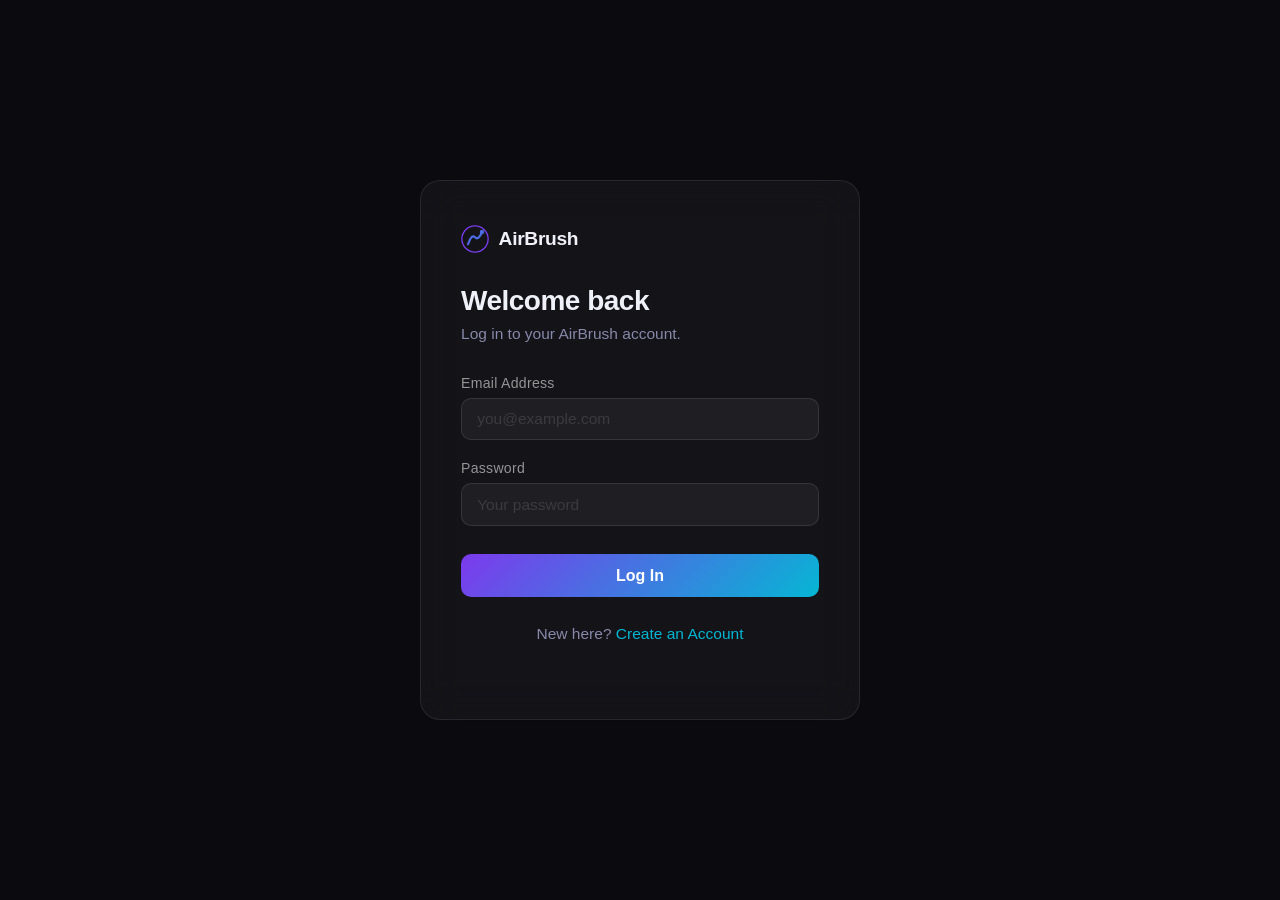
<file: login.html>
<!DOCTYPE html>
<html lang="en">
<head>
<meta charset="UTF-8"/>
<meta name="viewport" content="width=device-width, initial-scale=1.0"/>
<title>Log In — AirBrush</title>
<link rel="stylesheet" href="css/style.css"/>
<style>
* { font-family: 'Calibri Light', Calibri, sans-serif !important; }

#particles-canvas {
  position: fixed; inset: 0; z-index: 0; pointer-events: none;
}

.auth-page {
  min-height: 100vh;
  display: flex;
  align-items: center;
  justify-content: center;
  background: #0a0a0f;
  padding: 2rem;
  position: relative;
}

.auth-card {
  position: relative;
  z-index: 1;
  background: rgba(255,255,255,0.04);
  border: 1px solid rgba(255,255,255,0.09);
  border-radius: 20px;
  padding: 2.75rem 2.5rem;
  width: 100%;
  max-width: 440px;
  backdrop-filter: blur(20px);
}

.auth-logo {
  display: flex;
  align-items: center;
  gap: 0.6rem;
  margin-bottom: 2rem;
  text-decoration: none;
}
.auth-logo span {
  font-size: 1.2rem;
  font-weight: 700;
  color: #f0f0f8;
  letter-spacing: -0.3px;
}

.auth-card h2 {
  font-size: 1.75rem;
  font-weight: 700;
  color: #f0f0f8;
  margin-bottom: 0.5rem;
  letter-spacing: -0.5px;
}
.auth-card > p {
  color: #8888aa;
  font-size: 0.97rem;
  margin-bottom: 2rem;
}

.form-group {
  margin-bottom: 1.25rem;
}
.form-group label {
  display: block;
  font-size: 0.88rem;
  color: rgba(255,255,255,0.55);
  margin-bottom: 0.45rem;
  letter-spacing: 0.02em;
}
.form-group input {
  width: 100%;
  background: rgba(255,255,255,0.05);
  border: 1px solid rgba(255,255,255,0.1);
  border-radius: 10px;
  color: #f0f0f8;
  padding: 0.7rem 0.95rem;
  font-size: 0.97rem;
  outline: none;
  transition: border-color 0.2s;
  box-sizing: border-box;
}
.form-group input:focus {
  border-color: rgba(124,58,237,0.6);
  background: rgba(124,58,237,0.05);
}
.form-group input::placeholder { color: rgba(255,255,255,0.25); }

.btn-submit {
  width: 100%;
  background: linear-gradient(135deg, #7C3AED, #06B6D4);
  color: #fff;
  border: none;
  border-radius: 10px;
  padding: 0.8rem;
  font-size: 1rem;
  font-weight: 600;
  cursor: pointer;
  margin-top: 0.5rem;
  transition: opacity 0.2s, transform 0.15s;
}
.btn-submit:hover { opacity: 0.88; transform: translateY(-1px); }

.auth-footer {
  text-align: center;
  color: #8888aa;
  font-size: 0.93rem;
  margin-top: 1.75rem;
}
.auth-footer a { color: #06B6D4; text-decoration: none; }
.auth-footer a:hover { text-decoration: underline; }
</style>
</head>
<body>
<canvas id="particles-canvas"></canvas>
<div class="auth-page">
  <div class="auth-card">
    <a href="index.html" class="auth-logo">
      <svg width="28" height="28" viewBox="0 0 32 32" fill="none">
        <circle cx="16" cy="16" r="15" stroke="url(#llg1)" stroke-width="1.5"/>
        <path d="M8 22 Q12 10 16 14 Q20 18 24 8" stroke="url(#llg2)" stroke-width="2.5" stroke-linecap="round" fill="none"/>
        <circle cx="24" cy="8" r="2.5" fill="url(#llg2)"/>
        <defs>
          <linearGradient id="llg1" x1="0" y1="0" x2="32" y2="32">
            <stop offset="0%" stop-color="#7C3AED"/><stop offset="100%" stop-color="#06B6D4"/>
          </linearGradient>
          <linearGradient id="llg2" x1="8" y1="22" x2="24" y2="8">
            <stop offset="0%" stop-color="#7C3AED"/><stop offset="100%" stop-color="#06B6D4"/>
          </linearGradient>
        </defs>
      </svg>
      <span>AirBrush</span>
    </a>

    <h2>Welcome back</h2>
    <p>Log in to your AirBrush account.</p>

    <div class="form-group">
      <label>Email Address</label>
      <input type="email" id="li-email" placeholder="you@example.com"/>
    </div>
    <div class="form-group">
      <label>Password</label>
      <input type="password" id="li-password" placeholder="Your password"/>
    </div>

    <button class="btn-submit" id="email-login-btn">Log In</button>

    <p class="auth-footer">
      New here? <a href="signup.html">Create an Account</a>
    </p>
  </div>
</div>

<script>
'use strict';

/* ── Particles ── */
(function() {
  const canvas = document.getElementById('particles-canvas');
  if (!canvas) return;
  const ctx = canvas.getContext('2d');
  let W, H, particles;
  function resize() { W = canvas.width = window.innerWidth; H = canvas.height = window.innerHeight; }
  function makeP() { return { x:Math.random()*W, y:Math.random()*H, r:Math.random()*1.8+0.4, vx:(Math.random()-0.5)*0.4, vy:(Math.random()-0.5)*0.4, a:Math.random()*0.4+0.1 }; }
  function init() { resize(); particles = Array.from({length:100}, makeP); }
  function draw() {
    ctx.clearRect(0,0,W,H);
    for (const p of particles) {
      ctx.beginPath(); ctx.arc(p.x,p.y,p.r,0,Math.PI*2);
      ctx.fillStyle=`rgba(124,58,237,${p.a})`; ctx.fill();
      p.x+=p.vx; p.y+=p.vy;
      if(p.x<0||p.x>W) p.vx*=-1; if(p.y<0||p.y>H) p.vy*=-1;
    }
    requestAnimationFrame(draw);
  }
  window.addEventListener('resize', resize);
  init(); draw();
})();

/* ── Utilities ── */
function getUsers() {
  try { return JSON.parse(localStorage.getItem('ab_users') || '[]'); } catch { return []; }
}
function findUser(email) { return getUsers().find(u => u.email === email.toLowerCase()); }

function toast(msg, type='info') {
  let el = document.getElementById('ab-toast');
  if (!el) {
    el = document.createElement('div'); el.id = 'ab-toast';
    Object.assign(el.style, {
      position:'fixed',bottom:'28px',left:'50%',transform:'translateX(-50%)',
      padding:'11px 24px',borderRadius:'10px',fontSize:'0.97rem',color:'#fff',
      zIndex:'9999',pointerEvents:'none',fontFamily:"'Calibri Light',Calibri,sans-serif",
      transition:'opacity 0.3s',opacity:'0',whiteSpace:'nowrap'
    });
    document.body.appendChild(el);
  }
  const colors = { info:'#7C3AED', success:'#16a34a', error:'#dc2626' };
  el.style.background = colors[type] || colors.info;
  el.textContent = msg;
  el.style.opacity = '1';
  clearTimeout(el._t);
  el._t = setTimeout(() => { el.style.opacity = '0'; }, 3000);
}

/* ── Login ── */
document.getElementById('email-login-btn').addEventListener('click', () => {
  const email = document.getElementById('li-email').value.trim().toLowerCase();
  const pass  = document.getElementById('li-password').value;

  if (!email) { toast('Please enter your email', 'error'); return; }
  if (!pass)  { toast('Please enter your password', 'error'); return; }

  const user = findUser(email);
  if (!user)                { toast('No account found with this email', 'error'); return; }
  if (user.password !== pass){ toast('Incorrect password', 'error'); return; }

  localStorage.setItem('ab_current', JSON.stringify({ email, name: user.name }));
  toast(`Welcome back, ${user.name}!`, 'success');
  setTimeout(() => window.location.href = 'canvas.html', 1000);
});

document.addEventListener('keydown', e => {
  if (e.key === 'Enter') document.getElementById('email-login-btn').click();
});
</script>
</body>
</html>
</file>
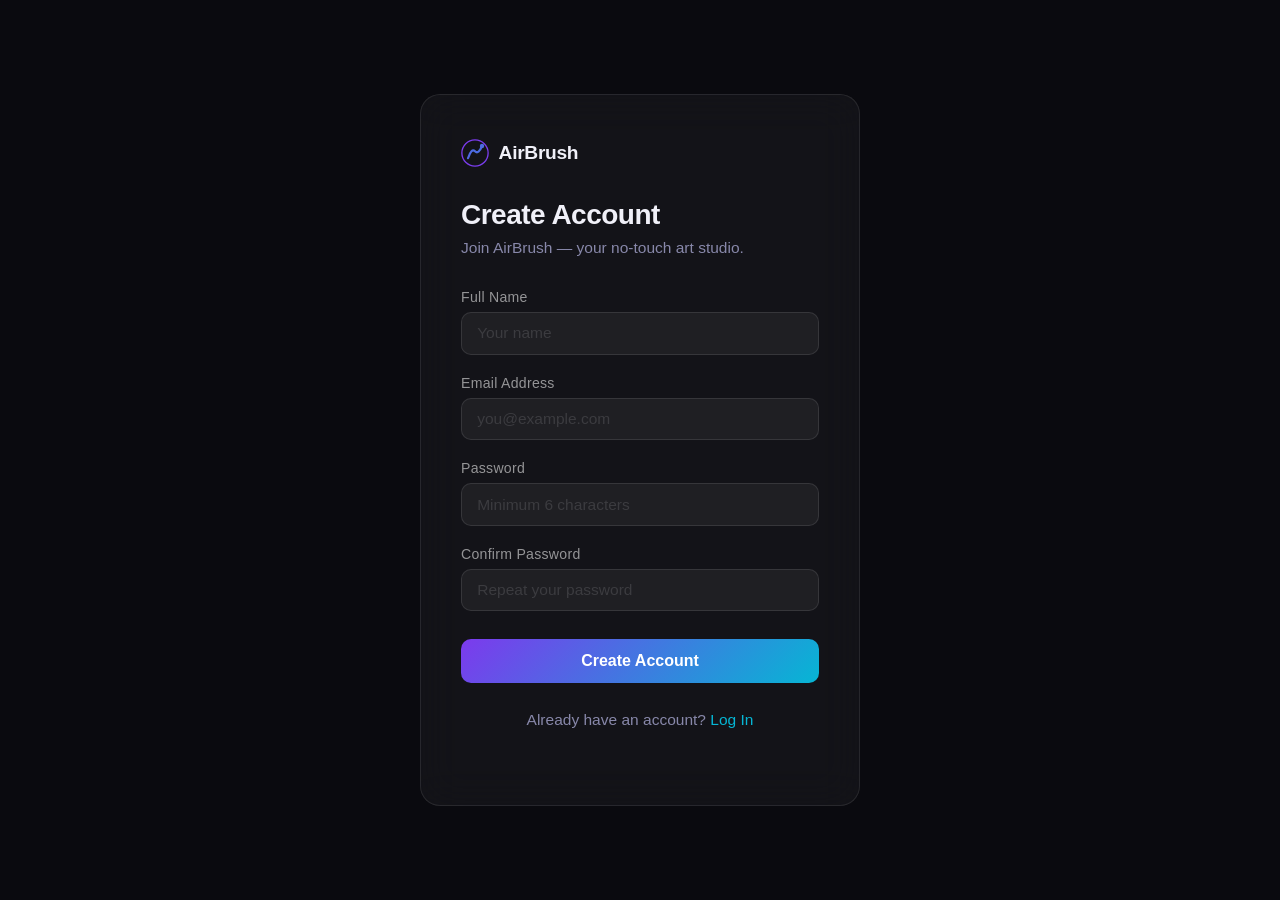
<file: signup.html>
<!DOCTYPE html>
<html lang="en">
<head>
<meta charset="UTF-8"/>
<meta name="viewport" content="width=device-width, initial-scale=1.0"/>
<title>Sign Up — AirBrush</title>
<link rel="stylesheet" href="css/style.css"/>
<style>
* { font-family: 'Calibri Light', Calibri, sans-serif !important; }

.auth-page {
  min-height: 100vh;
  display: flex;
  align-items: center;
  justify-content: center;
  background: #0a0a0f;
  padding: 2rem;
  position: relative;
}

#particles-canvas {
  position: fixed; inset: 0; z-index: 0; pointer-events: none;
}

.auth-card {
  position: relative;
  z-index: 1;
  background: rgba(255,255,255,0.04);
  border: 1px solid rgba(255,255,255,0.09);
  border-radius: 20px;
  padding: 2.75rem 2.5rem;
  width: 100%;
  max-width: 440px;
  backdrop-filter: blur(20px);
}

.auth-logo {
  display: flex;
  align-items: center;
  gap: 0.6rem;
  margin-bottom: 2rem;
  text-decoration: none;
}
.auth-logo span {
  font-size: 1.2rem;
  font-weight: 700;
  color: #f0f0f8;
  letter-spacing: -0.3px;
}

.auth-card h2 {
  font-size: 1.75rem;
  font-weight: 700;
  color: #f0f0f8;
  margin-bottom: 0.5rem;
  letter-spacing: -0.5px;
}
.auth-card > p {
  color: #8888aa;
  font-size: 0.97rem;
  margin-bottom: 2rem;
}

.form-group {
  margin-bottom: 1.25rem;
}
.form-group label {
  display: block;
  font-size: 0.88rem;
  color: rgba(255,255,255,0.55);
  margin-bottom: 0.45rem;
  letter-spacing: 0.02em;
}
.form-group input {
  width: 100%;
  background: rgba(255,255,255,0.05);
  border: 1px solid rgba(255,255,255,0.1);
  border-radius: 10px;
  color: #f0f0f8;
  padding: 0.7rem 0.95rem;
  font-size: 0.97rem;
  outline: none;
  transition: border-color 0.2s;
  box-sizing: border-box;
}
.form-group input:focus {
  border-color: rgba(124,58,237,0.6);
  background: rgba(124,58,237,0.05);
}
.form-group input::placeholder { color: rgba(255,255,255,0.25); }

.btn-submit {
  width: 100%;
  background: linear-gradient(135deg, #7C3AED, #06B6D4);
  color: #fff;
  border: none;
  border-radius: 10px;
  padding: 0.8rem;
  font-size: 1rem;
  font-weight: 600;
  cursor: pointer;
  margin-top: 0.5rem;
  transition: opacity 0.2s, transform 0.15s;
}
.btn-submit:hover { opacity: 0.88; transform: translateY(-1px); }

.auth-footer {
  text-align: center;
  color: #8888aa;
  font-size: 0.93rem;
  margin-top: 1.75rem;
}
.auth-footer a { color: #06B6D4; text-decoration: none; }
.auth-footer a:hover { text-decoration: underline; }
</style>
</head>
<body>
<canvas id="particles-canvas"></canvas>
<div class="auth-page">
  <div class="auth-card">
    <a href="index.html" class="auth-logo">
      <svg width="28" height="28" viewBox="0 0 32 32" fill="none">
        <circle cx="16" cy="16" r="15" stroke="url(#slg1)" stroke-width="1.5"/>
        <path d="M8 22 Q12 10 16 14 Q20 18 24 8" stroke="url(#slg2)" stroke-width="2.5" stroke-linecap="round" fill="none"/>
        <circle cx="24" cy="8" r="2.5" fill="url(#slg2)"/>
        <defs>
          <linearGradient id="slg1" x1="0" y1="0" x2="32" y2="32">
            <stop offset="0%" stop-color="#7C3AED"/><stop offset="100%" stop-color="#06B6D4"/>
          </linearGradient>
          <linearGradient id="slg2" x1="8" y1="22" x2="24" y2="8">
            <stop offset="0%" stop-color="#7C3AED"/><stop offset="100%" stop-color="#06B6D4"/>
          </linearGradient>
        </defs>
      </svg>
      <span>AirBrush</span>
    </a>

    <h2>Create Account</h2>
    <p>Join AirBrush — your no-touch art studio.</p>

    <div class="form-group">
      <label>Full Name</label>
      <input type="text" id="su-name" placeholder="Your name"/>
    </div>
    <div class="form-group">
      <label>Email Address</label>
      <input type="email" id="su-email" placeholder="you@example.com"/>
    </div>
    <div class="form-group">
      <label>Password</label>
      <input type="password" id="su-password" placeholder="Minimum 6 characters"/>
    </div>
    <div class="form-group">
      <label>Confirm Password</label>
      <input type="password" id="su-confirm" placeholder="Repeat your password"/>
    </div>

    <button class="btn-submit" id="email-signup-btn">Create Account</button>

    <p class="auth-footer">
      Already have an account? <a href="login.html">Log In</a>
    </p>
  </div>
</div>

<script>
'use strict';

/* ── Particles ── */
(function() {
  const canvas = document.getElementById('particles-canvas');
  if (!canvas) return;
  const ctx = canvas.getContext('2d');
  let W, H, particles;
  function resize() { W = canvas.width = window.innerWidth; H = canvas.height = window.innerHeight; }
  function makeP() { return { x:Math.random()*W, y:Math.random()*H, r:Math.random()*1.8+0.4, vx:(Math.random()-0.5)*0.4, vy:(Math.random()-0.5)*0.4, a:Math.random()*0.4+0.1 }; }
  function init() { resize(); particles = Array.from({length:100}, makeP); }
  function draw() {
    ctx.clearRect(0,0,W,H);
    for (const p of particles) {
      ctx.beginPath(); ctx.arc(p.x,p.y,p.r,0,Math.PI*2);
      ctx.fillStyle=`rgba(124,58,237,${p.a})`; ctx.fill();
      p.x+=p.vx; p.y+=p.vy;
      if(p.x<0||p.x>W) p.vx*=-1; if(p.y<0||p.y>H) p.vy*=-1;
    }
    requestAnimationFrame(draw);
  }
  window.addEventListener('resize', resize);
  init(); draw();
})();

/* ── Utilities ── */
function getUsers() {
  try { return JSON.parse(localStorage.getItem('ab_users') || '[]'); } catch { return []; }
}
function saveUsers(arr) { localStorage.setItem('ab_users', JSON.stringify(arr)); }
function findUser(email) { return getUsers().find(u => u.email === email.toLowerCase()); }

function toast(msg, type='info') {
  let el = document.getElementById('ab-toast');
  if (!el) {
    el = document.createElement('div'); el.id = 'ab-toast';
    Object.assign(el.style, {
      position:'fixed',bottom:'28px',left:'50%',transform:'translateX(-50%)',
      padding:'11px 24px',borderRadius:'10px',fontSize:'0.97rem',color:'#fff',
      zIndex:'9999',pointerEvents:'none',fontFamily:"'Calibri Light',Calibri,sans-serif",
      transition:'opacity 0.3s',opacity:'0',whiteSpace:'nowrap'
    });
    document.body.appendChild(el);
  }
  const colors = { info:'#7C3AED', success:'#16a34a', error:'#dc2626' };
  el.style.background = colors[type] || colors.info;
  el.textContent = msg;
  el.style.opacity = '1';
  clearTimeout(el._t);
  el._t = setTimeout(() => { el.style.opacity = '0'; }, 3000);
}

/* ── Signup ── */
document.getElementById('email-signup-btn').addEventListener('click', () => {
  const name    = document.getElementById('su-name').value.trim();
  const email   = document.getElementById('su-email').value.trim().toLowerCase();
  const pass    = document.getElementById('su-password').value;
  const confirm = document.getElementById('su-confirm').value;

  if (!name)            { toast('Please enter your name', 'error'); return; }
  if (!email)           { toast('Please enter your email', 'error'); return; }
  if (pass.length < 6)  { toast('Password must be at least 6 characters', 'error'); return; }
  if (pass !== confirm) { toast('Passwords do not match', 'error'); return; }
  if (findUser(email))  { toast('Email already registered', 'error'); return; }

  const users = getUsers();
  users.push({ type:'email', name, email, password: pass });
  saveUsers(users);

  localStorage.setItem('ab_current', JSON.stringify({ email, name }));
  toast(`Welcome, ${name}! Account created.`, 'success');
  setTimeout(() => window.location.href = 'index.html', 1200);
});

/* Allow Enter key submission */
document.addEventListener('keydown', e => {
  if (e.key === 'Enter') document.getElementById('email-signup-btn').click();
});
</script>
</body>
</html>
</file>
<file: css/style.css>
/* ═══════════════════════════════════════════
   AIRBRUSH — style.css  (Leonardo.ai-inspired dark theme)
   ═══════════════════════════════════════════ */

:root {
  --bg:        #0a0a0f;
  --bg2:       #111118;
  --bg3:       #16161f;
  --surface:   rgba(255,255,255,0.04);
  --border:    rgba(255,255,255,0.08);
  --accent1:   #7C3AED;
  --accent2:   #06B6D4;
  --accent3:   #a855f7;
  --glow:      rgba(124,58,237,0.35);
  --text:      #f0f0f8;
  --text-muted:#8888aa;
  --radius:    14px;
  --radius-lg: 22px;
  --font-head: 'Syne', sans-serif;
  --font-body: 'DM Sans', sans-serif;
}

*, *::before, *::after { box-sizing: border-box; margin: 0; padding: 0; }
html { scroll-behavior: smooth; }
body {
  background: var(--bg);
  color: var(--text);
  font-family: var(--font-body);
  min-height: 100vh;
  overflow-x: hidden;
}

/* ── GRADIENT TEXT ── */
.grad-text {
  background: linear-gradient(135deg, var(--accent1), var(--accent2));
  -webkit-background-clip: text;
  -webkit-text-fill-color: transparent;
  background-clip: text;
}

/* ── PARTICLES CANVAS ── */
#particles-canvas {
  position: fixed; inset: 0; z-index: 0; pointer-events: none;
}

/* ══════════════════════════════════════
   NAVBAR
══════════════════════════════════════ */
.navbar {
  position: fixed; top: 0; left: 0; right: 0; z-index: 100;
  display: flex; align-items: center; justify-content: space-between;
  padding: 1rem 3rem;
  background: rgba(10,10,15,0.75);
  backdrop-filter: blur(18px);
  border-bottom: 1px solid var(--border);
  transition: background 0.3s;
}
.navbar.scrolled { background: rgba(10,10,15,0.95); }
.nav-logo { display: flex; align-items: center; gap: 0.6rem; }
.logo-icon { display: flex; align-items: center; }
.logo-text {
  font-family: var(--font-head); font-size: 1.3rem;
  font-weight: 700; color: var(--text); letter-spacing: -0.5px;
}
.nav-links { display: flex; gap: 0.5rem; align-items: center; }
.nav-actions { display: flex; gap: 0.75rem; align-items: center; }

/* ── BUTTONS ── */
.btn-nav-ghost {
  padding: 0.45rem 1rem;
  border-radius: 8px; border: 1px solid var(--border);
  background: transparent; color: var(--text-muted);
  font-size: 0.9rem; text-decoration: none; cursor: pointer;
  transition: all 0.2s; font-family: var(--font-body);
}
.btn-nav-ghost:hover { border-color: var(--accent1); color: var(--text); }

.btn-nav-primary {
  padding: 0.45rem 1.2rem;
  border-radius: 8px; border: none;
  background: linear-gradient(135deg, var(--accent1), var(--accent2));
  color: #fff; font-size: 0.9rem; font-weight: 600;
  text-decoration: none; cursor: pointer; transition: opacity 0.2s;
  font-family: var(--font-body);
}
.btn-nav-primary:hover { opacity: 0.85; }

.btn-primary {
  display: inline-block;
  padding: 0.85rem 2.4rem;
  border-radius: 50px; border: none;
  background: linear-gradient(135deg, var(--accent1), var(--accent2));
  color: #fff; font-size: 1rem; font-weight: 700;
  text-decoration: none; cursor: pointer;
  box-shadow: 0 0 28px var(--glow);
  transition: transform 0.2s, box-shadow 0.2s;
  font-family: var(--font-body);
}
.btn-primary:hover { transform: translateY(-2px); box-shadow: 0 0 44px var(--glow); }

.btn-ghost {
  display: inline-block;
  padding: 0.85rem 2rem;
  border-radius: 50px; border: 1px solid var(--border);
  background: transparent; color: var(--text-muted);
  font-size: 1rem; text-decoration: none; cursor: pointer;
  transition: all 0.2s; font-family: var(--font-body);
}
.btn-ghost:hover { border-color: var(--accent2); color: var(--text); }

/* ══════════════════════════════════════
   HERO
══════════════════════════════════════ */
.hero {
  position: relative; min-height: 100vh;
  display: flex; align-items: center; justify-content: center;
  text-align: center; overflow: hidden; z-index: 1;
}
.hero-video-wrap { position: absolute; inset: 0; z-index: 0; }
.hero-video-wrap video { width: 100%; height: 100%; object-fit: cover; opacity: 0.18; }
.hero-overlay {
  position: absolute; inset: 0;
  background: radial-gradient(ellipse at 50% 60%, rgba(124,58,237,0.18) 0%, transparent 70%);
}
.hero-content { position: relative; z-index: 2; max-width: 820px; padding: 2rem; }

.hero-slogan {
  font-family: var(--font-head);
  font-size: clamp(0.95rem, 1.6vw, 1.15rem);
  color: var(--text-muted); letter-spacing: 0.04em; margin-bottom: 1.25rem;
}
.hero-title {
  font-family: var(--font-head);
  font-size: clamp(3rem, 8vw, 6rem);
  font-weight: 800; line-height: 1.05;
  letter-spacing: -3px; margin-bottom: 1rem;
}
.hero-tagline {
  font-family: var(--font-head);
  font-size: clamp(1rem, 1.8vw, 1.2rem);
  color: var(--text-muted); margin-bottom: 2.5rem;
}
.hero-cta { display: flex; gap: 1rem; justify-content: center; flex-wrap: wrap; }

/* ══════════════════════════════════════
   SCROLL GALLERY (auto-scroll strip)
══════════════════════════════════════ */
.scroll-gallery {
  padding: 4rem 0; overflow: hidden; position: relative; z-index: 1;
  border-top: 1px solid var(--border); border-bottom: 1px solid var(--border);
}
.scroll-gallery::before,
.scroll-gallery::after {
  content: ''; position: absolute; top: 0; bottom: 0; width: 120px; z-index: 2; pointer-events: none;
}
.scroll-gallery::before { left: 0; background: linear-gradient(to right, var(--bg), transparent); }
.scroll-gallery::after  { right: 0; background: linear-gradient(to left,  var(--bg), transparent); }

.scroll-gallery-track {
  display: flex; gap: 1.25rem;
  animation: scrollTrack 35s linear infinite;
  width: max-content;
}
.scroll-gallery-track:hover { animation-play-state: paused; }
.scroll-gallery-track img {
  height: 200px; width: 300px; object-fit: cover;
  border-radius: var(--radius); border: 1px solid var(--border);
  flex-shrink: 0; transition: transform 0.3s;
}
.scroll-gallery-track img:hover { transform: scale(1.04); }
@keyframes scrollTrack {
  0%   { transform: translateX(0); }
  100% { transform: translateX(-50%); }
}

/* ══════════════════════════════════════
   SECTION BASE
══════════════════════════════════════ */
.section { padding: 6rem 0; position: relative; z-index: 1; }
.container { max-width: 1200px; margin: 0 auto; padding: 0 2rem; }

.section-label {
  font-size: 0.75rem; letter-spacing: 0.18em; text-transform: uppercase;
  color: var(--accent2); margin-bottom: 0.75rem; font-weight: 600;
}
.section-title {
  font-family: var(--font-head);
  font-size: clamp(2rem, 4vw, 3.2rem);
  font-weight: 800; line-height: 1.1; letter-spacing: -1.5px; margin-bottom: 3rem;
}

/* ══════════════════════════════════════
   STATS / COUNTERS
══════════════════════════════════════ */
.stats-grid {
  display: grid; grid-template-columns: repeat(4, 1fr); gap: 1.5rem;
}
.stat-card {
  padding: 2.5rem 1rem; text-align: center;
  background: var(--surface); border: 1px solid var(--border);
  border-radius: var(--radius-lg);
  transition: border-color 0.3s, transform 0.3s;
}
.stat-card:hover { border-color: var(--accent1); transform: translateY(-4px); }
.stat-number {
  font-family: var(--font-head); font-size: 3rem; font-weight: 800;
  background: linear-gradient(135deg, var(--accent1), var(--accent2));
  -webkit-background-clip: text; -webkit-text-fill-color: transparent; background-clip: text;
}
.stat-label { color: var(--text-muted); font-size: 0.9rem; margin-top: 0.5rem; }

/* ══════════════════════════════════════
   SPLIT SECTION
══════════════════════════════════════ */
.split-section { display: grid; grid-template-columns: 1fr 1fr; gap: 5rem; align-items: center; }
.split-left h2 {
  font-family: var(--font-head);
  font-size: clamp(1.8rem, 3.5vw, 2.8rem);
  font-weight: 800; line-height: 1.15; letter-spacing: -1px; margin-bottom: 1.25rem;
}
.split-left p { color: var(--text-muted); font-size: 1.1rem; line-height: 1.75; }

.collage-grid {
  display: grid; grid-template-columns: 1fr 1fr; gap: 0.75rem;
}
.collage-grid img {
  width: 100%; aspect-ratio: 1; object-fit: cover;
  border-radius: var(--radius); border: 1px solid var(--border);
  transition: transform 0.3s;
}
.collage-grid img:first-child { grid-row: span 2; aspect-ratio: auto; }
.collage-grid img:hover { transform: scale(1.03); }
.collage-placeholder {
  grid-column: span 2; padding: 3rem;
  background: var(--bg3); border: 1px dashed var(--border);
  border-radius: var(--radius); color: var(--text-muted); text-align: center; font-size: 0.85rem;
}

/* ══════════════════════════════════════
   TABS SECTION
══════════════════════════════════════ */
.tabs-section { padding: 6rem 0; }

.tab-bar {
  display: flex; gap: 0.5rem; margin-bottom: 2.5rem; flex-wrap: wrap;
}
.tab-btn {
  padding: 0.55rem 1.6rem; border-radius: 50px;
  border: 1px solid var(--border); background: transparent;
  color: var(--text-muted); font-size: 0.95rem; cursor: pointer;
  transition: all 0.25s; font-family: var(--font-body);
}
.tab-btn.active,
.tab-btn:hover {
  background: linear-gradient(135deg, var(--accent1), var(--accent2));
  border-color: transparent; color: #fff;
}

.tab-content { display: none; }
.tab-content.active { display: block; animation: fadeIn 0.35s ease; }

/* ── 3-image grid per section tab ── */
.section-images-grid {
  display: grid;
  grid-template-columns: repeat(3, 1fr);
  gap: 1rem;
}
.section-images-grid img {
  width: 100%;
  aspect-ratio: 4/3;
  object-fit: cover;
  border-radius: var(--radius);
  border: 1px solid var(--border);
  transition: transform 0.3s, box-shadow 0.3s;
}
.section-images-grid img:hover {
  transform: scale(1.03);
  box-shadow: 0 16px 40px rgba(124, 58, 237, 0.3);
}

/* If only 2 images uploaded — still looks good */
.section-images-grid.cols-2 { grid-template-columns: repeat(2, 1fr); }

/* ══════════════════════════════════════
   API SECTION
══════════════════════════════════════ */
.api-section {
  background: linear-gradient(135deg, rgba(124,58,237,0.1), rgba(6,182,212,0.07));
  border: 1px solid var(--border); border-radius: var(--radius-lg);
  padding: 5rem 4rem; text-align: center; margin: 0 2rem;
}
.api-section h2 {
  font-family: var(--font-head);
  font-size: clamp(1.6rem, 3vw, 2.6rem);
  font-weight: 800; margin-bottom: 1.25rem;
}
.api-section p {
  color: var(--text-muted); max-width: 560px; margin: 0 auto 2rem; line-height: 1.75; font-size: 1.05rem;
}

/* ══════════════════════════════════════
   GET STARTED SECTION
══════════════════════════════════════ */
.get-started-section { text-align: center; padding: 6rem 2rem; }
.get-started-section h2 {
  font-family: var(--font-head);
  font-size: clamp(2rem, 4.5vw, 3.2rem);
  font-weight: 800; margin-bottom: 1rem;
}
.get-started-section p { color: var(--text-muted); margin-bottom: 2.5rem; font-size: 1.1rem; line-height: 1.7; }

/* ══════════════════════════════════════
   GALLERY SECTION
══════════════════════════════════════ */
.gallery-section { padding: 5rem 0; }
.gallery-track {
  display: flex; gap: 1.5rem;
  overflow-x: auto; padding: 1rem 2rem;
  scrollbar-width: none;
}
.gallery-track::-webkit-scrollbar { display: none; }

.gallery-card {
  flex-shrink: 0; width: 240px;
  background: var(--surface); border: 1px solid var(--border);
  border-radius: var(--radius); overflow: hidden; cursor: pointer;
  transition: transform 0.25s, box-shadow 0.25s;
}
.gallery-card:hover { transform: translateY(-5px); box-shadow: 0 16px 40px rgba(0,0,0,0.4); }
.gallery-card img { width: 100%; aspect-ratio: 1; object-fit: cover; }
.gallery-card-info { padding: 0.9rem; }
.gallery-card-info p { font-size: 0.8rem; color: var(--text-muted); }

.gallery-empty { text-align: center; padding: 5rem 2rem; }
.gallery-empty p { font-size: 1.2rem; color: var(--text-muted); margin-bottom: 1rem; }
.gallery-empty a { color: var(--accent2); text-decoration: none; font-weight: 600; }
.gallery-empty a:hover { text-decoration: underline; }

/* ══════════════════════════════════════
   FOOTER
══════════════════════════════════════ */
.footer { border-top: 1px solid var(--border); padding: 5rem 0 2rem; z-index: 1; position: relative; }
.footer-inner { display: grid; grid-template-columns: 1fr 2fr; gap: 4rem; align-items: start; }
.footer-tagline { color: var(--text-muted); font-size: 0.95rem; line-height: 1.7; margin-top: 0.5rem; }

.footer-links { display: grid; grid-template-columns: repeat(3, 1fr); gap: 2rem; }
.footer-col-title {
  font-weight: 700; font-size: 0.8rem; letter-spacing: 0.12em;
  text-transform: uppercase; color: var(--text); margin-bottom: 1rem;
}
.footer-col a {
  display: block; color: var(--text-muted); text-decoration: none;
  font-size: 0.9rem; margin-bottom: 0.65rem; transition: color 0.2s;
}
.footer-col a:hover { color: var(--accent2); }

.footer-qr {
  text-align: center; margin-top: 4rem; padding-top: 2.5rem;
  border-top: 1px solid var(--border);
}
.footer-qr #qr-canvas { display: inline-block; margin-bottom: 1.25rem; }
.footer-qr #qr-canvas img,
.footer-qr #qr-canvas canvas { border-radius: 10px; }

.footer-brand-big {
  font-family: var(--font-head);
  font-size: clamp(2rem, 6vw, 5rem);
  font-weight: 800; letter-spacing: -2px;
  background: linear-gradient(135deg, var(--accent1), var(--accent2));
  -webkit-background-clip: text; -webkit-text-fill-color: transparent; background-clip: text;
}
.footer-brand-big span {
  display: block; font-size: 0.9rem; font-weight: 400;
  letter-spacing: 0; color: var(--text-muted); margin-top: 0.4rem;
  -webkit-text-fill-color: var(--text-muted);
}

/* ══════════════════════════════════════
   REVEAL ANIMATION
══════════════════════════════════════ */
.reveal { opacity: 0; transform: translateY(28px); transition: opacity 0.7s ease, transform 0.7s ease; }
.reveal.visible { opacity: 1; transform: translateY(0); }

@keyframes fadeIn { from { opacity: 0; transform: translateY(12px); } to { opacity: 1; transform: translateY(0); } }

/* ══════════════════════════════════════
   AUTH PAGES
══════════════════════════════════════ */
.auth-page {
  min-height: 100vh; display: flex; align-items: center;
  justify-content: center; padding: 2rem;
  background: radial-gradient(ellipse at 50% 30%, rgba(124,58,237,0.12) 0%, transparent 70%);
}
.auth-card {
  background: var(--bg2); border: 1px solid var(--border);
  border-radius: var(--radius-lg); padding: 2.5rem;
  width: 100%; max-width: 480px;
}
.auth-card h2 {
  font-family: var(--font-head); font-size: 2rem;
  font-weight: 800; margin-bottom: 0.4rem;
}
.auth-card > p { color: var(--text-muted); margin-bottom: 2rem; }

.auth-method-tabs { display: flex; gap: 0.5rem; margin-bottom: 2rem; }
.auth-method-btn {
  flex: 1; padding: 0.6rem 0.4rem; border-radius: 8px;
  border: 1px solid var(--border); background: transparent;
  color: var(--text-muted); cursor: pointer; font-size: 0.82rem;
  transition: all 0.2s; font-family: var(--font-body);
}
.auth-method-btn.active { background: var(--accent1); border-color: transparent; color: #fff; }

.form-group { margin-bottom: 1.2rem; }
.form-group label { display: block; font-size: 0.85rem; color: var(--text-muted); margin-bottom: 0.4rem; }
.form-group input {
  width: 100%; padding: 0.75rem 1rem;
  background: var(--bg3); border: 1px solid var(--border);
  border-radius: 8px; color: var(--text); font-size: 0.95rem;
  outline: none; transition: border-color 0.2s; font-family: var(--font-body);
}
.form-group input:focus { border-color: var(--accent1); }

.btn-submit {
  width: 100%; padding: 0.9rem; border-radius: 50px; border: none;
  background: linear-gradient(135deg, var(--accent1), var(--accent2));
  color: #fff; font-size: 1rem; font-weight: 700; cursor: pointer;
  transition: opacity 0.2s; font-family: var(--font-body);
}
.btn-submit:hover { opacity: 0.85; }

.gesture-webcam-box {
  width: 100%; aspect-ratio: 4/3;
  background: var(--bg3); border-radius: var(--radius);
  border: 1px dashed var(--border);
  display: flex; align-items: center; justify-content: center;
  color: var(--text-muted); font-size: 0.9rem; margin-bottom: 1rem;
  overflow: hidden; position: relative;
}
.gesture-webcam-box video {
  width: 100%; height: 100%; object-fit: cover; position: absolute;
}
.gesture-webcam-box canvas { position: absolute; inset: 0; }
.gesture-instruction { text-align: center; color: var(--text-muted); font-size: 0.85rem; margin-bottom: 1rem; }

/* ══════════════════════════════════════
   CANVAS / APP PAGE
══════════════════════════════════════ */
.app-layout {
  display: grid; grid-template-columns: 260px 1fr;
  min-height: 100vh; background: var(--bg);
}
.sidebar {
  background: var(--bg2); border-right: 1px solid var(--border);
  padding: 1.5rem 1rem; display: flex; flex-direction: column; gap: 1.5rem;
  position: sticky; top: 0; height: 100vh; overflow-y: auto;
}
.sidebar-section { display: flex; flex-direction: column; gap: 0.5rem; }
.sidebar-label {
  font-size: 0.7rem; letter-spacing: 0.12em; text-transform: uppercase;
  color: var(--text-muted); font-weight: 600; margin-bottom: 0.25rem;
}

.toggle-group { display: flex; border: 1px solid var(--border); border-radius: 8px; overflow: hidden; }
.toggle-btn {
  flex: 1; padding: 0.5rem; background: transparent; border: none;
  color: var(--text-muted); cursor: pointer; font-size: 0.85rem;
  transition: all 0.15s; font-family: var(--font-body);
}
.toggle-btn.active { background: var(--accent1); color: #fff; }

.tool-btn {
  display: flex; align-items: center; gap: 0.6rem;
  padding: 0.6rem 0.8rem; border-radius: 8px;
  border: 1px solid var(--border); background: transparent;
  color: var(--text-muted); cursor: pointer; font-size: 0.9rem;
  transition: all 0.2s; font-family: var(--font-body);
}
.tool-btn.active, .tool-btn:hover {
  border-color: var(--accent1); color: var(--text);
  background: rgba(124,58,237,0.12);
}

input[type="range"] { width: 100%; accent-color: var(--accent1); cursor: pointer; }

.colour-palette { display: grid; grid-template-columns: repeat(6, 1fr); gap: 0.4rem; margin-top: 0.5rem; }
.colour-swatch {
  width: 100%; aspect-ratio: 1; border-radius: 50%;
  border: 2px solid transparent; cursor: pointer; transition: transform 0.15s;
}
.colour-swatch.selected, .colour-swatch:hover { transform: scale(1.25); border-color: #fff; }

.start-stop-btn {
  width: 100%; padding: 0.8rem; border-radius: 8px; border: none;
  cursor: pointer; font-size: 0.95rem; font-weight: 700;
  transition: all 0.2s; font-family: var(--font-body);
}
.start-stop-btn.start { background: linear-gradient(135deg, #22c55e, #16a34a); color: #fff; }
.start-stop-btn.stop  { background: linear-gradient(135deg, #ef4444, #dc2626); color: #fff; }

.gesture-legend {
  background: var(--bg3); border: 1px solid var(--border);
  border-radius: 8px; padding: 0.75rem;
}
.gesture-legend table { width: 100%; border-collapse: collapse; }
.gesture-legend td { padding: 0.28rem 0.4rem; color: var(--text-muted); font-size: 0.78rem; vertical-align: middle; }
.gesture-legend td:first-child { font-size: 1rem; width: 28px; }

.action-row { display: flex; gap: 0.5rem; }
.action-row button {
  flex: 1; padding: 0.5rem; border-radius: 8px;
  border: 1px solid var(--border); background: transparent;
  color: var(--text-muted); cursor: pointer; font-size: 0.85rem;
  transition: all 0.2s; font-family: var(--font-body);
}
.action-row button:hover { border-color: var(--accent1); color: var(--text); }

/* App main area */
.app-main { display: flex; flex-direction: column; align-items: center; padding: 2rem; gap: 2rem; }
.drawing-area { display: flex; gap: 1.5rem; width: 100%; justify-content: center; flex-wrap: wrap; }

.webcam-window, .canvas-window {
  border-radius: var(--radius); border: 1px solid var(--border);
  overflow: hidden; position: relative; background: #000;
  flex: 1; min-width: 300px; max-width: 560px; aspect-ratio: 4/3;
}
.webcam-window video,
.webcam-window canvas { position: absolute; inset: 0; width: 100%; height: 100%; object-fit: cover; }
.canvas-window canvas { position: absolute; inset: 0; width: 100%; height: 100%; background: #fff; }
.window-label {
  position: absolute; top: 0.6rem; left: 0.8rem; font-size: 0.75rem;
  background: rgba(0,0,0,0.55); padding: 0.2rem 0.65rem;
  border-radius: 6px; color: var(--text-muted); z-index: 5;
}

.done-drawing-btn {
  padding: 0.75rem 2.5rem; border-radius: 50px; border: none;
  background: linear-gradient(135deg, var(--accent1), var(--accent2));
  color: #fff; font-size: 1rem; font-weight: 700; cursor: pointer;
  box-shadow: 0 0 24px var(--glow); font-family: var(--font-body);
  transition: transform 0.2s;
}
.done-drawing-btn:hover { transform: translateY(-2px); }

/* ── GENERATION SECTION ── */
.generation-section {
  width: 100%; max-width: 1100px;
  display: grid; grid-template-columns: 340px 1fr; gap: 2rem; padding: 2rem 0;
}
.gen-controls {
  background: var(--bg2); border: 1px solid var(--border);
  border-radius: var(--radius-lg); padding: 1.5rem;
  display: flex; flex-direction: column; gap: 1.25rem;
}
.gen-controls h3 { font-family: var(--font-head); font-weight: 700; font-size: 1.1rem; }

.style-grid { display: grid; grid-template-columns: 1fr 1fr; gap: 0.5rem; }
.style-btn {
  padding: 0.5rem 0.4rem; border-radius: 8px;
  border: 1px solid var(--border); background: transparent;
  color: var(--text-muted); font-size: 0.8rem; cursor: pointer;
  transition: all 0.15s; text-align: center; font-family: var(--font-body);
}
.style-btn.active, .style-btn:hover {
  border-color: var(--accent1); color: var(--text);
  background: rgba(124,58,237,0.15);
}

.gen-count-btns { display: flex; gap: 0.5rem; }
.gen-count-btn {
  flex: 1; padding: 0.5rem; border-radius: 8px;
  border: 1px solid var(--border); background: transparent;
  color: var(--text-muted); cursor: pointer; transition: all 0.15s;
  font-family: var(--font-body);
}
.gen-count-btn.active { background: var(--accent1); border-color: transparent; color: #fff; }

.desc-row { position: relative; }
.desc-row textarea {
  width: 100%; min-height: 85px;
  background: var(--bg3); border: 1px solid var(--border);
  border-radius: 8px; color: var(--text);
  padding: 0.75rem 2.8rem 0.75rem 0.75rem;
  font-size: 0.9rem; resize: none; outline: none;
  transition: border-color 0.2s; font-family: var(--font-body);
}
.desc-row textarea:focus { border-color: var(--accent1); }
.mic-btn {
  position: absolute; right: 0.6rem; bottom: 0.6rem;
  background: none; border: none; color: var(--accent2);
  font-size: 1.2rem; cursor: pointer; transition: transform 0.2s;
}
.mic-btn:hover { transform: scale(1.2); }

.generate-btn {
  width: 100%; padding: 0.9rem; border-radius: 50px; border: none;
  background: linear-gradient(135deg, var(--accent1), var(--accent2));
  color: #fff; font-size: 1rem; font-weight: 700; cursor: pointer;
  box-shadow: 0 0 24px var(--glow); font-family: var(--font-body);
  transition: opacity 0.2s, transform 0.2s;
}
.generate-btn:hover { opacity: 0.9; transform: translateY(-1px); }

.gen-results {
  background: var(--bg2); border: 1px solid var(--border);
  border-radius: var(--radius-lg); padding: 1.5rem;
  display: flex; flex-direction: column; gap: 1rem;
}
.gen-results h3 { font-family: var(--font-head); font-weight: 700; font-size: 1.1rem; }

.gen-images-grid { display: grid; gap: 1rem; }
.gen-images-grid.count-1 { grid-template-columns: 1fr; }
.gen-images-grid.count-2 { grid-template-columns: 1fr 1fr; }
.gen-images-grid.count-3 { grid-template-columns: 1fr 1fr 1fr; }

.gen-img-wrap {
  border-radius: var(--radius); overflow: hidden;
  border: 1px solid var(--border); aspect-ratio: 1;
  background: var(--bg3); display: flex; align-items: center;
  justify-content: center; color: var(--text-muted); font-size: 0.8rem;
  text-align: center; padding: 1rem;
}
.gen-img-wrap img { width: 100%; height: 100%; object-fit: cover; }

/* ══════════════════════════════════════
   RESPONSIVE
══════════════════════════════════════ */
@media (max-width: 1024px) {
  .stats-grid { grid-template-columns: repeat(2, 1fr); }
  .generation-section { grid-template-columns: 1fr; }
}

@media (max-width: 768px) {
  .navbar { padding: 0.9rem 1.25rem; }
  .nav-links { display: none; }
  .split-section { grid-template-columns: 1fr; gap: 3rem; }
  .footer-inner { grid-template-columns: 1fr; gap: 2rem; }
  .footer-links { grid-template-columns: repeat(2, 1fr); }
  .app-layout { grid-template-columns: 1fr; }
  .sidebar { position: relative; height: auto; }
  .section-images-grid { grid-template-columns: 1fr 1fr; }
  .api-section { padding: 3rem 1.5rem; margin: 0 1rem; }
}

@media (max-width: 480px) {
  .stats-grid { grid-template-columns: 1fr 1fr; }
  .section-images-grid { grid-template-columns: 1fr; }
  .hero-title { letter-spacing: -1.5px; }
}

/* ── Calibri Light global override ── */
* { font-family: 'Calibri Light', Calibri, 'DM Sans', sans-serif !important; }
h1, h2, h3, .hero-title, .section-title, .logo-text, .hero-badge {
  font-family: 'Calibri Light', Calibri, Syne, sans-serif !important;
}

/* ── Hero scroll hint ── */
.hero-scroll-hint {
  position: absolute;
  bottom: 2rem;
  left: 50%;
  transform: translateX(-50%);
  font-size: 0.72rem;
  letter-spacing: 0.2em;
  text-transform: uppercase;
  color: rgba(255,255,255,0.3);
  transition: opacity 0.4s;
  z-index: 2;
}

/* ── Hero sub paragraph ── */
.hero-sub {
  font-size: clamp(1rem, 1.8vw, 1.15rem);
  color: var(--text-muted);
  line-height: 1.65;
  margin-bottom: 0;
}

/* ── Hero badge ── */
.hero-badge {
  display: inline-block;
  background: rgba(124,58,237,0.15);
  border: 1px solid rgba(124,58,237,0.3);
  color: var(--accent1);
  font-size: 0.78rem;
  font-weight: 600;
  letter-spacing: 0.08em;
  padding: 0.35rem 1rem;
  border-radius: 50px;
  margin-bottom: 1.5rem;
}

/* ── Steps grid ── */
.steps-grid {
  display: grid;
  grid-template-columns: repeat(3, 1fr);
  gap: 2rem;
}
@media (max-width: 768px) { .steps-grid { grid-template-columns: 1fr; } }

.step-card {
  background: var(--surface);
  border: 1px solid var(--border);
  border-radius: var(--radius-lg);
  padding: 2.5rem 2rem;
  position: relative;
  transition: border-color 0.3s, transform 0.3s;
}
.step-card:hover { border-color: rgba(124,58,237,0.3); transform: translateY(-4px); }

.step-number {
  font-size: 0.7rem;
  font-weight: 700;
  letter-spacing: 0.15em;
  color: var(--accent1);
  margin-bottom: 1rem;
  opacity: 0.7;
}
.step-icon { font-size: 2rem; margin-bottom: 1rem; }
.step-card h3 { font-size: 1.1rem; font-weight: 700; margin-bottom: 0.75rem; }
.step-card p  { font-size: 0.92rem; color: var(--text-muted); line-height: 1.65; }
.step-line {
  position: absolute; top: 50%; right: -1.1rem;
  width: 2.2rem; height: 1px;
  background: linear-gradient(to right, var(--accent1), transparent);
}

/* ── Vision ── */
.vision-inner {
  display: grid;
  grid-template-columns: 1fr 1fr;
  gap: 6rem;
  align-items: start;
}
@media (max-width: 768px) { .vision-inner { grid-template-columns: 1fr; gap: 2rem; } }
.vision-para { font-size: 0.97rem; color: var(--text-muted); line-height: 1.8; margin-bottom: 1.5rem; }
.vision-para em { color: var(--text); font-style: italic; }

/* ── Features ── */
.features-group { margin-bottom: 1rem; }
.features-group-label { font-size: 0.75rem; letter-spacing: 0.1em; text-transform: uppercase; color: var(--accent2); margin-bottom: 1.25rem; font-weight: 600; }
.features-grid { display: grid; grid-template-columns: repeat(3, 1fr); gap: 1.25rem; }
.features-grid-4 { grid-template-columns: repeat(4, 1fr) !important; }
@media (max-width: 900px) { .features-grid, .features-grid-4 { grid-template-columns: repeat(2, 1fr) !important; } }
@media (max-width: 540px) { .features-grid, .features-grid-4 { grid-template-columns: 1fr !important; } }

.feature-card {
  background: var(--surface);
  border: 1px solid var(--border);
  border-radius: var(--radius);
  padding: 1.75rem 1.5rem;
  transition: border-color 0.3s, transform 0.3s;
}
.feature-card:hover { border-color: rgba(124,58,237,0.3); transform: translateY(-3px); }
.feature-icon { font-size: 1.6rem; margin-bottom: 1rem; }
.feature-card h3 { font-size: 0.97rem; font-weight: 700; margin-bottom: 0.6rem; }
.feature-card p  { font-size: 0.87rem; color: var(--text-muted); line-height: 1.65; }

/* ── Future / roadmap ── */
.future-grid { display: grid; grid-template-columns: repeat(3, 1fr); gap: 1.25rem; }
@media (max-width: 900px) { .future-grid { grid-template-columns: repeat(2, 1fr); } }
@media (max-width: 540px) { .future-grid { grid-template-columns: 1fr; } }

.future-card {
  background: var(--surface);
  border: 1px solid var(--border);
  border-radius: var(--radius);
  padding: 1.75rem 1.5rem;
  transition: border-color 0.3s;
}
.future-card:hover { border-color: rgba(6,182,212,0.3); }
.future-tag {
  font-size: 0.68rem; font-weight: 700; letter-spacing: 0.12em; text-transform: uppercase;
  color: var(--accent2); display: inline-block; margin-bottom: 0.75rem;
}
.future-card h3 { font-size: 0.97rem; font-weight: 700; margin-bottom: 0.6rem; }
.future-card p  { font-size: 0.87rem; color: var(--text-muted); line-height: 1.65; }

/* ── Tech stack ── */
.tech-grid { display: flex; flex-wrap: wrap; gap: 0.75rem; }
.tech-pill {
  background: var(--surface);
  border: 1px solid var(--border);
  border-radius: 50px;
  padding: 0.45rem 1.1rem;
  font-size: 0.87rem;
  color: var(--text-muted);
  transition: border-color 0.2s, color 0.2s;
}
.tech-pill:hover { border-color: var(--accent1); color: var(--text); }

/* ── Footer ── */
.footer {
  background: rgba(5,5,12,0.98);
  border-top: 1px solid var(--border);
  padding: 4rem 0 2rem;
  position: relative; z-index: 1;
}
.footer-inner { display: flex; justify-content: space-between; gap: 3rem; flex-wrap: wrap; }
.footer-brand { max-width: 260px; }
.footer-tagline { font-size: 0.92rem; color: var(--text-muted); line-height: 1.7; }
.footer-links { display: flex; gap: 3.5rem; }
.footer-col { display: flex; flex-direction: column; gap: 0.65rem; }
.footer-col-title { font-size: 0.75rem; font-weight: 700; letter-spacing: 0.1em; text-transform: uppercase; color: var(--text-muted); margin-bottom: 0.25rem; }
.footer-col a { font-size: 0.92rem; color: var(--text-muted); text-decoration: none; transition: color 0.2s; }
.footer-col a:hover { color: var(--text); }
.footer-bottom {
  text-align: center;
  margin-top: 3rem;
  padding-top: 1.5rem;
  border-top: 1px solid var(--border);
  font-size: 0.83rem;
  color: var(--text-muted);
  line-height: 1.7;
}

/* ── Reveal animations ── */
.reveal {
  opacity: 0;
  transform: translateY(24px);
  transition: opacity 0.7s ease, transform 0.7s ease;
}
.reveal.visible {
  opacity: 1;
  transform: translateY(0);
}

/* ── Auth pages ── */
.auth-page {
  min-height: 100vh;
  display: flex;
  align-items: center;
  justify-content: center;
  background: var(--bg);
  padding: 2rem;
}
.auth-card {
  background: rgba(255,255,255,0.04);
  border: 1px solid var(--border);
  border-radius: 20px;
  padding: 2.75rem 2.5rem;
  width: 100%;
  max-width: 440px;
  backdrop-filter: blur(20px);
}
.auth-card h2 { font-size: 1.75rem; font-weight: 700; margin-bottom: 0.5rem; }
.auth-method-tabs { display: flex; gap: 0.5rem; margin-bottom: 1.5rem; }
.auth-method-btn {
  flex: 1; padding: 0.5rem; border-radius: 10px;
  border: 1px solid var(--border); background: transparent;
  color: var(--text-muted); font-size: 0.9rem; cursor: pointer; transition: all 0.2s;
}
.auth-method-btn.active { background: rgba(124,58,237,0.15); border-color: rgba(124,58,237,0.4); color: var(--text); }
.form-group { margin-bottom: 1.1rem; }
.form-group label { display: block; font-size: 0.85rem; color: var(--text-muted); margin-bottom: 0.4rem; }
.form-group input {
  width: 100%; background: rgba(255,255,255,0.05); border: 1px solid var(--border);
  border-radius: 10px; color: var(--text); padding: 0.7rem 0.9rem;
  font-size: 0.95rem; outline: none; transition: border-color 0.2s; box-sizing: border-box;
}
.form-group input:focus { border-color: rgba(124,58,237,0.5); }
.form-group input::placeholder { color: var(--text-muted); opacity: 0.5; }
.btn-submit {
  width: 100%; background: linear-gradient(135deg, var(--accent1), var(--accent2));
  color: #fff; border: none; border-radius: 10px; padding: 0.8rem;
  font-size: 1rem; font-weight: 600; cursor: pointer; margin-top: 0.5rem; transition: opacity 0.2s;
}
.btn-submit:hover { opacity: 0.88; }

/* ── Canvas navbar ── */
.canvas-nav .btn-nav-ghost {
  padding: 0.35rem 0.85rem;
  border-radius: 8px;
  border: 1px solid var(--border);
  background: transparent;
  color: var(--text-muted);
  font-size: 0.85rem;
  cursor: pointer;
  transition: all 0.2s;
  text-decoration: none;
}
.canvas-nav .btn-nav-ghost:hover { border-color: var(--accent1); color: var(--text); }
</file>
